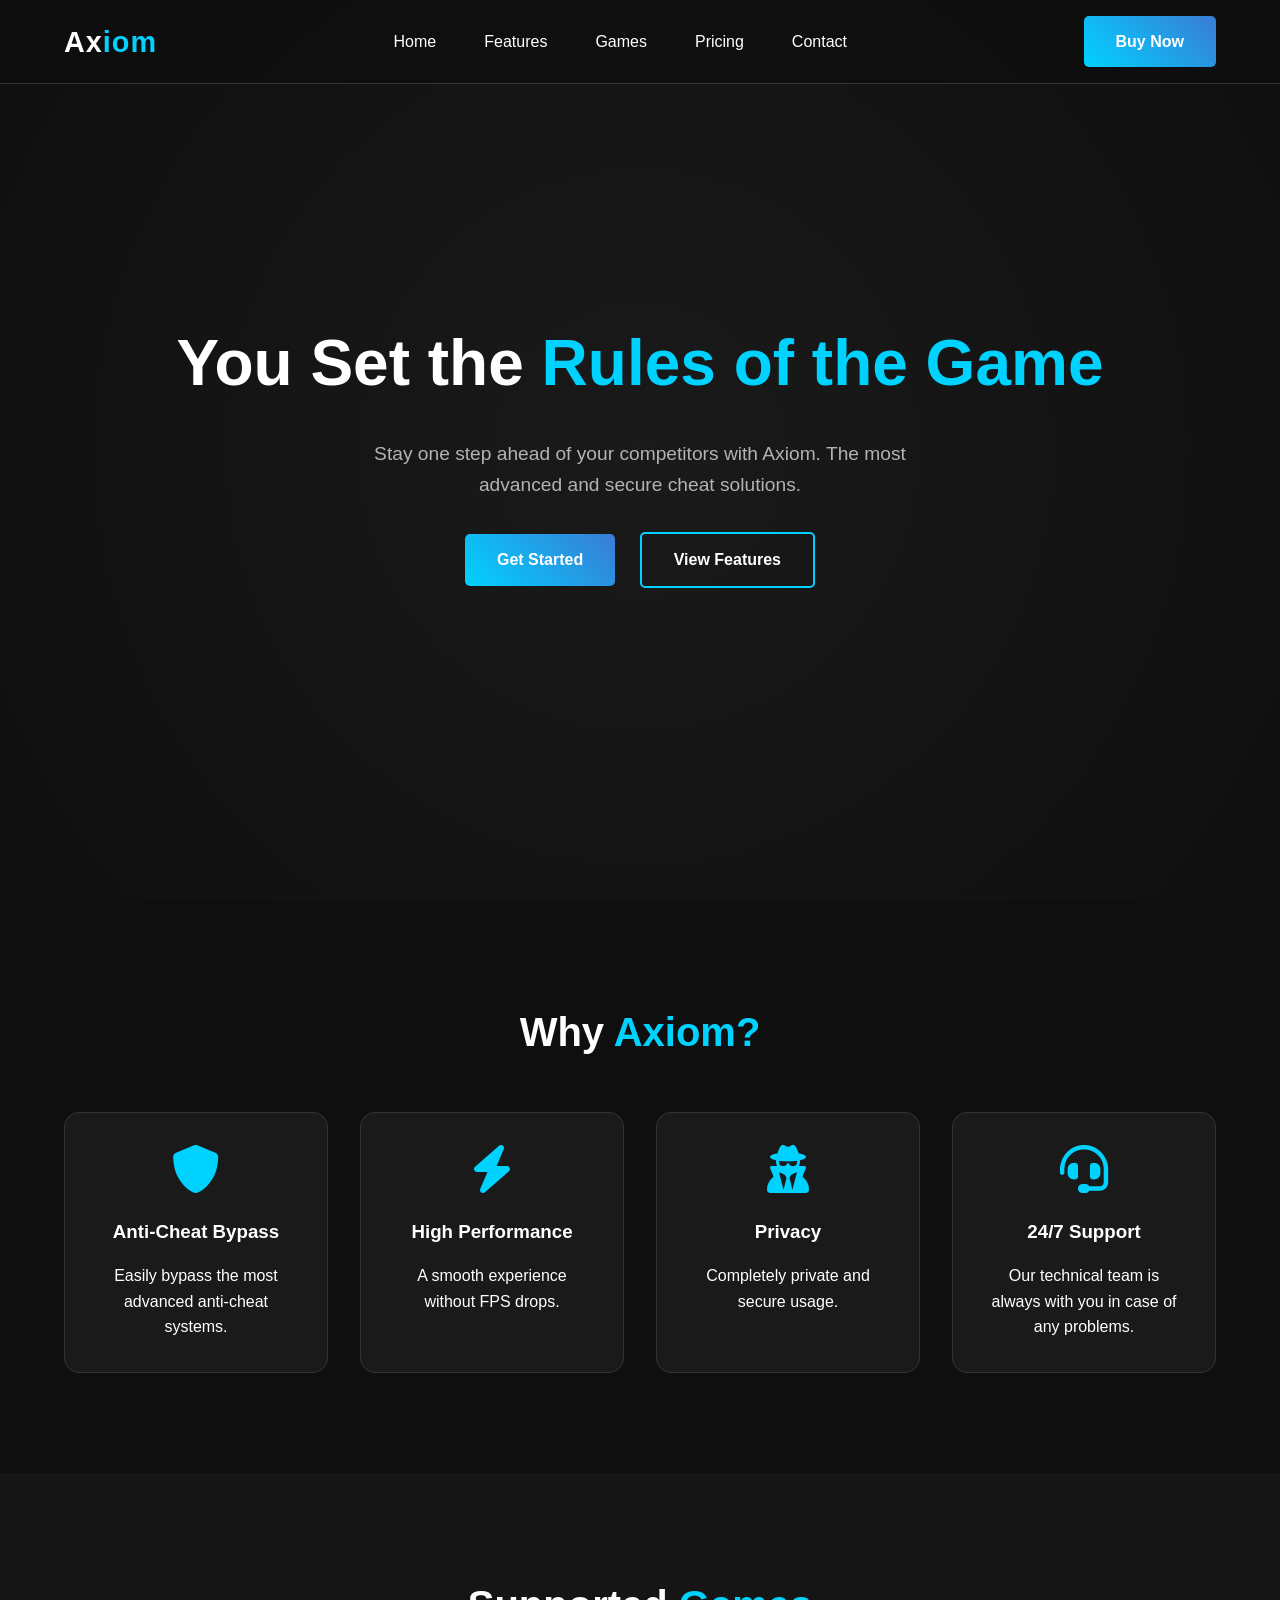
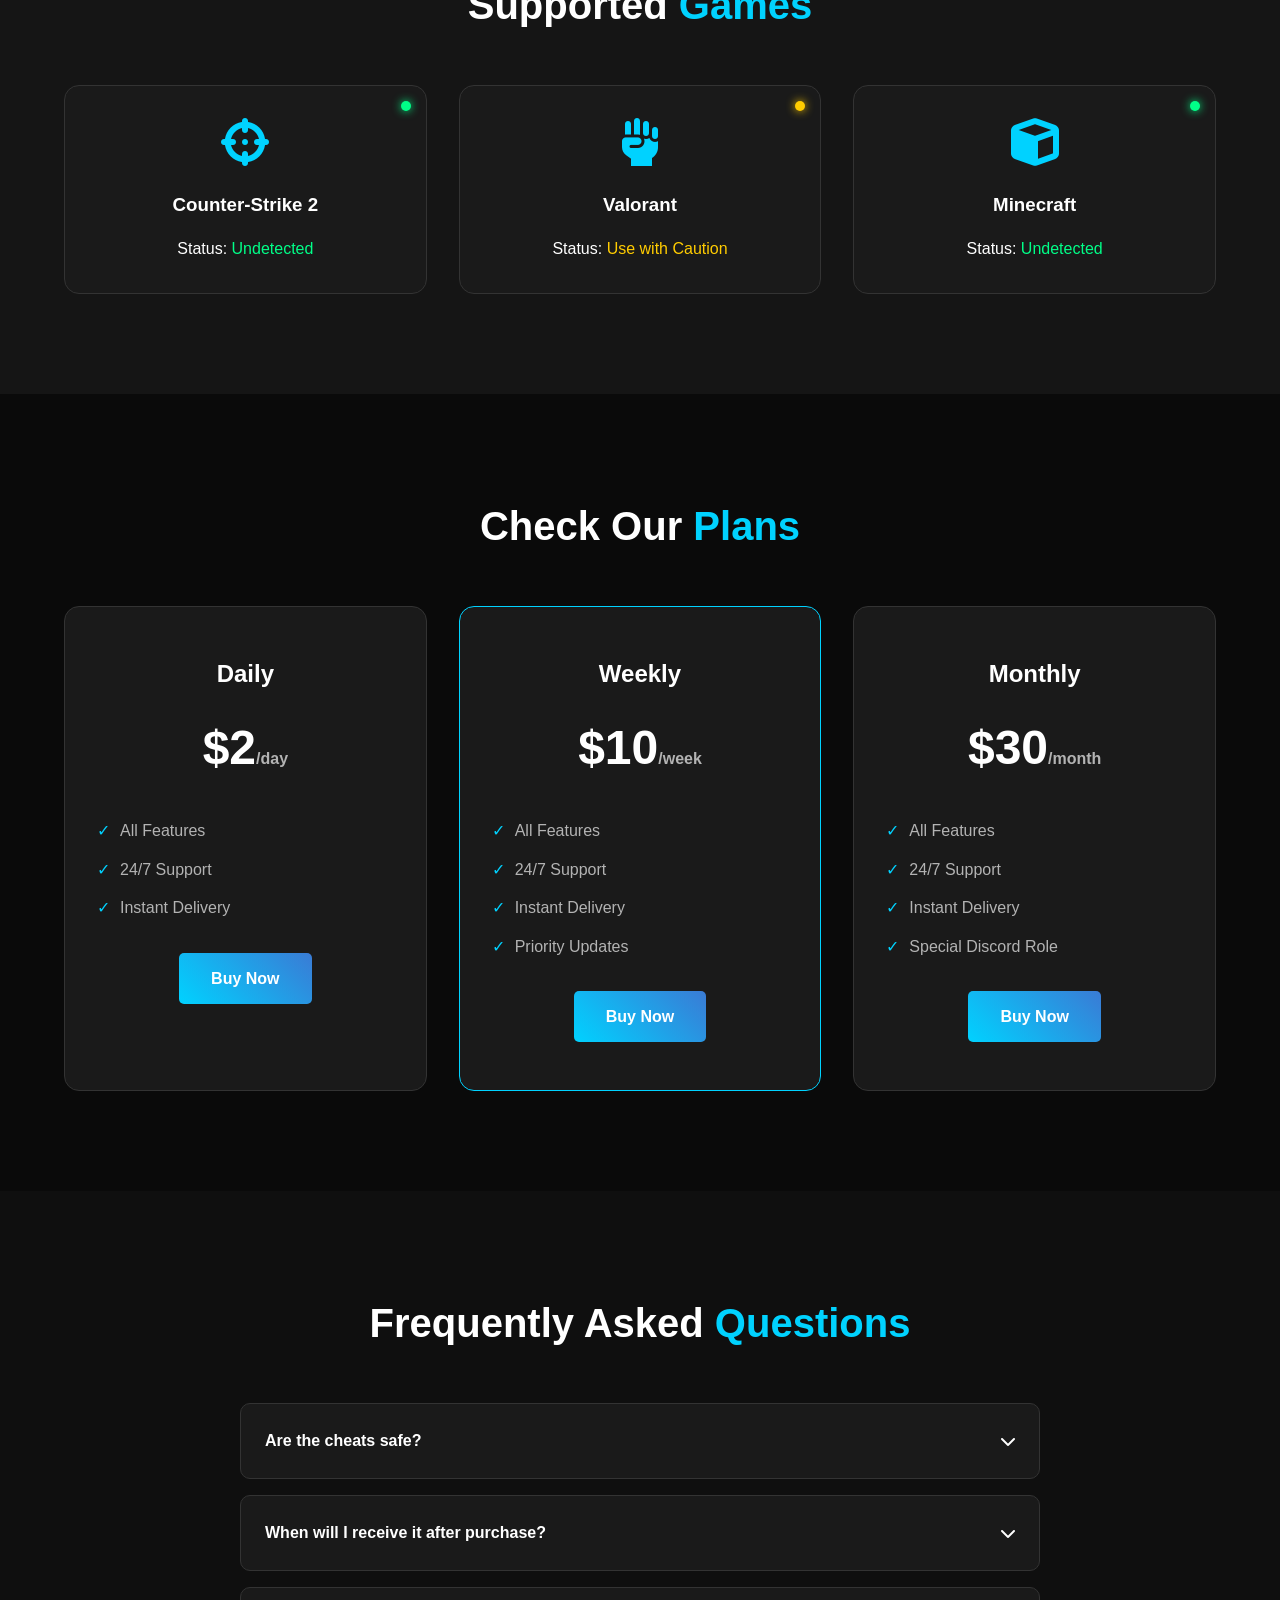
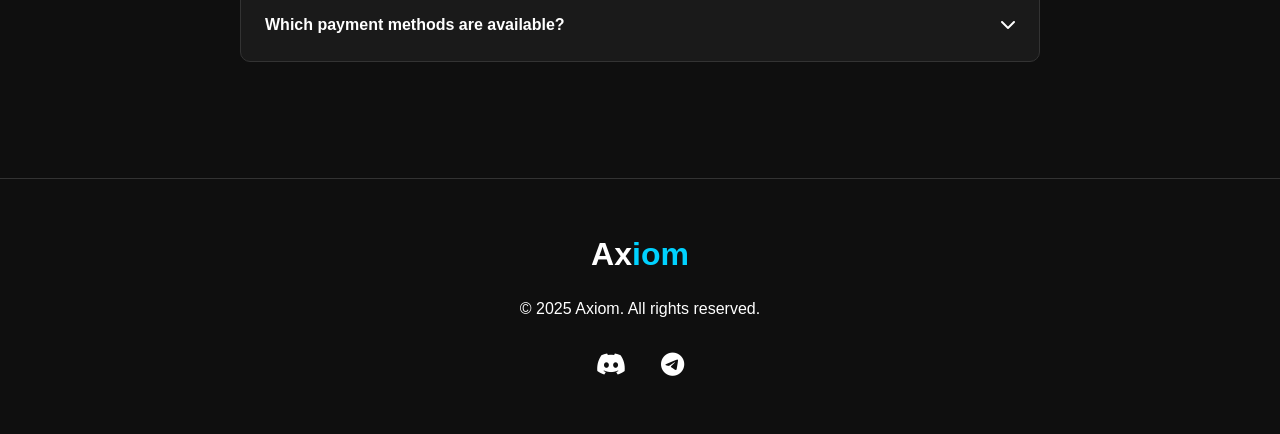
<file: AxiomWebsite/index.html>
<!DOCTYPE html>
<html lang="en">

<head>
    <meta charset="UTF-8">
    <meta name="viewport" content="width=device-width, initial-scale=1.0">
    <title>Axiom | Premium Game Solutions</title>
    <link rel="stylesheet" href="style.css">
    <link rel="stylesheet" href="https://cdnjs.cloudflare.com/ajax/libs/font-awesome/6.0.0/css/all.min.css">
</head>

<body>
    <header>
        <nav>
            <div class="logo">Ax<span>iom</span></div>
            <ul>
                <li><a href="#home">Home</a></li>
                <li><a href="#features">Features</a></li>
                <li><a href="#games">Games</a></li>
                <li><a href="#pricing">Pricing</a></li>
                <li><a href="#contact">Contact</a></li>
            </ul>
            <a href="#" class="btn-primary">Buy Now</a>
        </nav>
    </header>

    <section id="home" class="hero">
        <div class="hero-content">
            <h1>You Set the <span>Rules of the Game</span></h1>
            <p>Stay one step ahead of your competitors with Axiom. The most advanced and secure cheat solutions.</p>
            <div class="hero-btns">
                <a href="#pricing" class="btn-primary">Get Started</a>
                <a href="#features" class="btn-secondary">View Features</a>
            </div>
        </div>
    </section>

    <section id="features" class="features">
        <h2>Why <span>Axiom?</span></h2>
        <div class="feature-grid">
            <div class="feature-card">
                <i class="fas fa-shield-alt"></i>
                <h3>Anti-Cheat Bypass</h3>
                <p>Easily bypass the most advanced anti-cheat systems.</p>
            </div>
            <div class="feature-card">
                <i class="fas fa-bolt"></i>
                <h3>High Performance</h3>
                <p>A smooth experience without FPS drops.</p>
            </div>
            <div class="feature-card">
                <i class="fas fa-user-secret"></i>
                <h3>Privacy</h3>
                <p>Completely private and secure usage.</p>
            </div>
            <div class="feature-card">
                <i class="fas fa-headset"></i>
                <h3>24/7 Support</h3>
                <p>Our technical team is always with you in case of any problems.</p>
            </div>
        </div>
    </section>

    <section id="games" class="features" style="background: #151515;">
        <h2>Supported <span>Games</span></h2>
        <div class="feature-grid">
            <div class="feature-card">
                <div class="status-indicator online"></div>
                <i class="fas fa-crosshairs"></i>
                <h3>Counter-Strike 2</h3>
                <p>Status: <span style="color: #00ff88;">Undetected</span></p>
            </div>
            <div class="feature-card">
                <div class="status-indicator warning"></div>
                <i class="fas fa-fist-raised"></i>
                <h3>Valorant</h3>
                <p>Status: <span style="color: #ffcc00;">Use with Caution</span></p>
            </div>
            <div class="feature-card">
                <div class="status-indicator online"></div>
                <i class="fas fa-cube"></i>
                <h3>Minecraft</h3>
                <p>Status: <span style="color: #00ff88;">Undetected</span></p>
            </div>
        </div>
    </section>

    <section id="pricing" class="pricing">
        <h2>Check Our <span>Plans</span></h2>
        <div class="pricing-grid">
            <div class="pricing-card">
                <h3>Daily</h3>
                <div class="price">$2<span>/day</span></div>
                <ul>
                    <li>All Features</li>
                    <li>24/7 Support</li>
                    <li>Instant Delivery</li>
                </ul>
                <a href="#" class="btn-primary">Buy Now</a>
            </div>
            <div class="pricing-card featured">
                <h3>Weekly</h3>
                <div class="price">$10<span>/week</span></div>
                <ul>
                    <li>All Features</li>
                    <li>24/7 Support</li>
                    <li>Instant Delivery</li>
                    <li>Priority Updates</li>
                </ul>
                <a href="#" class="btn-primary">Buy Now</a>
            </div>
            <div class="pricing-card">
                <h3>Monthly</h3>
                <div class="price">$30<span>/month</span></div>
                <ul>
                    <li>All Features</li>
                    <li>24/7 Support</li>
                    <li>Instant Delivery</li>
                    <li>Special Discord Role</li>
                </ul>
                <a href="#" class="btn-primary">Buy Now</a>
            </div>
        </div>
    </section>

    <section id="faq" class="faq">
        <h2>Frequently Asked <span>Questions</span></h2>
        <div class="faq-container">
            <div class="faq-item">
                <div class="faq-question">Are the cheats safe? <i class="fas fa-chevron-down"></i></div>
                <div class="faq-answer">
                    <p>Yes, at Axiom we keep security at the highest level. Thanks to our advanced bypass systems, we minimize the risk of bans.</p>
                </div>
            </div>
            <div class="faq-item">
                <div class="faq-question">When will I receive it after purchase? <i class="fas fa-chevron-down"></i></div>
                <div class="faq-answer">
                    <p>As soon as your payment is confirmed, our system automatically sends you your license key and download link.</p>
                </div>
            </div>
            <div class="faq-item">
                <div class="faq-question">Which payment methods are available? <i class="fas fa-chevron-down"></i></div>
                <div class="faq-answer">
                    <p>You can pay securely with credit cards, debit cards, and cryptocurrencies.</p>
                </div>
            </div>
        </div>
    </section>

    <footer id="contact">
        <div class="footer-content">
            <div class="footer-logo">Ax<span>iom</span></div>
            <p>&copy; 2025 Axiom. All rights reserved.</p>
            <div class="socials">
                <a href="#"><i class="fab fa-discord"></i></a>
                <a href="#"><i class="fab fa-telegram"></i></a>
            </div>
        </div>
    </footer>

    <script src="script.js"></script>
</body>

</html>
</file>
<file: AxiomWebsite/style.css>
:root {
    --primary-color: #00d2ff;
    --secondary-color: #3a7bd5;
    --bg-dark: #0f0f0f;
    --bg-card: #1a1a1a;
    --text-white: #ffffff;
    --text-gray: #b3b3b3;
    --accent-color: #ff0055;
}

* {
    margin: 0;
    padding: 0;
    box-sizing: border-box;
    font-family: 'Segoe UI', Tahoma, Geneva, Verdana, sans-serif;
}

body {
    background-color: var(--bg-dark);
    color: var(--text-white);
    line-height: 1.6;
    overflow-x: hidden;
}

span {
    color: var(--primary-color);
}

/* Header & Nav */
header {
    background: rgba(15, 15, 15, 0.95);
    padding: 1rem 5%;
    position: fixed;
    width: 100%;
    top: 0;
    z-index: 1000;
    border-bottom: 1px solid #333;
}

nav {
    display: flex;
    justify-content: space-between;
    align-items: center;
}

.logo {
    font-size: 1.8rem;
    font-weight: bold;
    letter-spacing: 1px;
}

nav ul {
    display: flex;
    list-style: none;
}

nav ul li {
    margin: 0 1.5rem;
}

nav ul li a {
    text-decoration: none;
    color: var(--text-white);
    font-weight: 500;
    transition: 0.3s;
}

nav ul li a:hover {
    color: var(--primary-color);
}

/* Buttons */
.btn-primary {
    background: linear-gradient(45deg, var(--primary-color), var(--secondary-color));
    color: white;
    padding: 0.8rem 2rem;
    border-radius: 5px;
    text-decoration: none;
    font-weight: bold;
    transition: 0.3s;
    display: inline-block;
}

.btn-primary:hover {
    transform: translateY(-3px);
    box-shadow: 0 5px 15px rgba(0, 210, 255, 0.4);
}

.btn-secondary {
    background: transparent;
    color: white;
    padding: 0.8rem 2rem;
    border-radius: 5px;
    text-decoration: none;
    font-weight: bold;
    border: 2px solid var(--primary-color);
    transition: 0.3s;
    display: inline-block;
}

.btn-secondary:hover {
    background: var(--primary-color);
    color: black;
}

/* Hero Section */
.hero {
    height: 100vh;
    display: flex;
    align-items: center;
    justify-content: center;
    text-align: center;
    background: radial-gradient(circle at center, #1a1a1a 0%, #0f0f0f 100%);
    padding: 0 5%;
}

.hero-content h1 {
    font-size: 4rem;
    margin-bottom: 1.5rem;
}

.hero-content p {
    font-size: 1.2rem;
    color: var(--text-gray);
    max-width: 600px;
    margin: 0 auto 2rem;
}

.hero-btns a {
    margin: 0 10px;
}

/* Stats Section */
.stats {
    display: flex;
    justify-content: space-around;
    padding: 50px 5%;
    background: linear-gradient(90deg, var(--bg-card), #222);
    border-top: 1px solid #333;
    border-bottom: 1px solid #333;
    flex-wrap: wrap;
}

.stat-item {
    text-align: center;
    padding: 20px;
}

.stat-number {
    font-size: 2.5rem;
    font-weight: bold;
    color: var(--primary-color);
}

.stat-label {
    color: var(--text-gray);
    text-transform: uppercase;
    letter-spacing: 1px;
    font-size: 0.9rem;
}

/* Features Section */
.features {
    padding: 100px 5%;
    text-align: center;
}

.features h2 {
    font-size: 2.5rem;
    margin-bottom: 3rem;
}

.feature-grid {
    display: grid;
    grid-template-columns: repeat(auto-fit, minmax(250px, 1fr));
    gap: 2rem;
}

.feature-card {
    background: var(--bg-card);
    padding: 2rem;
    border-radius: 15px;
    transition: 0.3s;
    border: 1px solid #333;
    position: relative;
    overflow: hidden;
}

.status-indicator {
    position: absolute;
    top: 15px;
    right: 15px;
    width: 10px;
    height: 10px;
    border-radius: 50%;
}

.status-indicator.online {
    background: #00ff88;
    box-shadow: 0 0 10px #00ff88;
}

.status-indicator.warning {
    background: #ffcc00;
    box-shadow: 0 0 10px #ffcc00;
}

.status-indicator.offline {
    background: #ff0055;
    box-shadow: 0 0 10px #ff0055;
}

.feature-card:hover {
    transform: translateY(-10px);
    border-color: var(--primary-color);
}

.feature-card i {
    font-size: 3rem;
    color: var(--primary-color);
    margin-bottom: 1.5rem;
}

.feature-card h3 {
    margin-bottom: 1rem;
}

/* Pricing Section */
.pricing {
    padding: 100px 5%;
    text-align: center;
    background: #0a0a0a;
}

.pricing h2 {
    font-size: 2.5rem;
    margin-bottom: 3rem;
}

.pricing-grid {
    display: grid;
    grid-template-columns: repeat(auto-fit, minmax(300px, 1fr));
    gap: 2rem;
    max-width: 1200px;
    margin: 0 auto;
}

.pricing-card {
    background: var(--bg-card);
    padding: 3rem 2rem;
    border-radius: 15px;
    border: 1px solid #333;
    position: relative;
}

.pricing-card.featured {
    border-color: var(--primary-color);
    transform: scale(1.05);
}

.pricing-card h3 {
    font-size: 1.5rem;
    margin-bottom: 1rem;
}

.price {
    font-size: 3rem;
    font-weight: bold;
    margin-bottom: 2rem;
}

.price span {
    font-size: 1rem;
    color: var(--text-gray);
}

.pricing-card ul {
    list-style: none;
    margin-bottom: 2rem;
    text-align: left;
}

.pricing-card ul li {
    margin-bottom: 0.8rem;
    color: var(--text-gray);
}

    .pricing-card ul li::before {
    content: '✓';
    color: var(--primary-color);
    margin-right: 10px;
}

/* FAQ Section */
.faq {
    padding: 100px 5%;
    background: var(--bg-dark);
}

.faq h2 {
    text-align: center;
    font-size: 2.5rem;
    margin-bottom: 3rem;
}

.faq-container {
    max-width: 800px;
    margin: 0 auto;
}

.faq-item {
    background: var(--bg-card);
    margin-bottom: 1rem;
    border-radius: 10px;
    border: 1px solid #333;
    overflow: hidden;
}

.faq-question {
    padding: 1.5rem;
    cursor: pointer;
    display: flex;
    justify-content: space-between;
    align-items: center;
    font-weight: bold;
    transition: 0.3s;
}

.faq-question:hover {
    color: var(--primary-color);
}

.faq-answer {
    padding: 0 1.5rem;
    max-height: 0;
    overflow: hidden;
    transition: max-height 0.3s ease-out, padding 0.3s ease;
    color: var(--text-gray);
}

.faq-item.active .faq-answer {
    max-height: 200px;
    padding: 0 1.5rem 1.5rem;
}

.faq-item.active .faq-question i {
    transform: rotate(180deg);
}

/* Footer */
footer {
    padding: 50px 5%;
    background: var(--bg-dark);
    border-top: 1px solid #333;
    text-align: center;
}

.footer-logo {
    font-size: 2rem;
    font-weight: bold;
    margin-bottom: 1rem;
}

.socials {
    margin-top: 1.5rem;
}

.socials a {
    color: white;
    font-size: 1.5rem;
    margin: 0 15px;
    transition: 0.3s;
}

.socials a:hover {
    color: var(--primary-color);
}

/* Responsive */
@media (max-width: 768px) {
    .hero-content h1 {
        font-size: 2.5rem;
    }
    nav ul {
        display: none;
    }
    .pricing-card.featured {
        transform: scale(1);
    }
}
</file>
